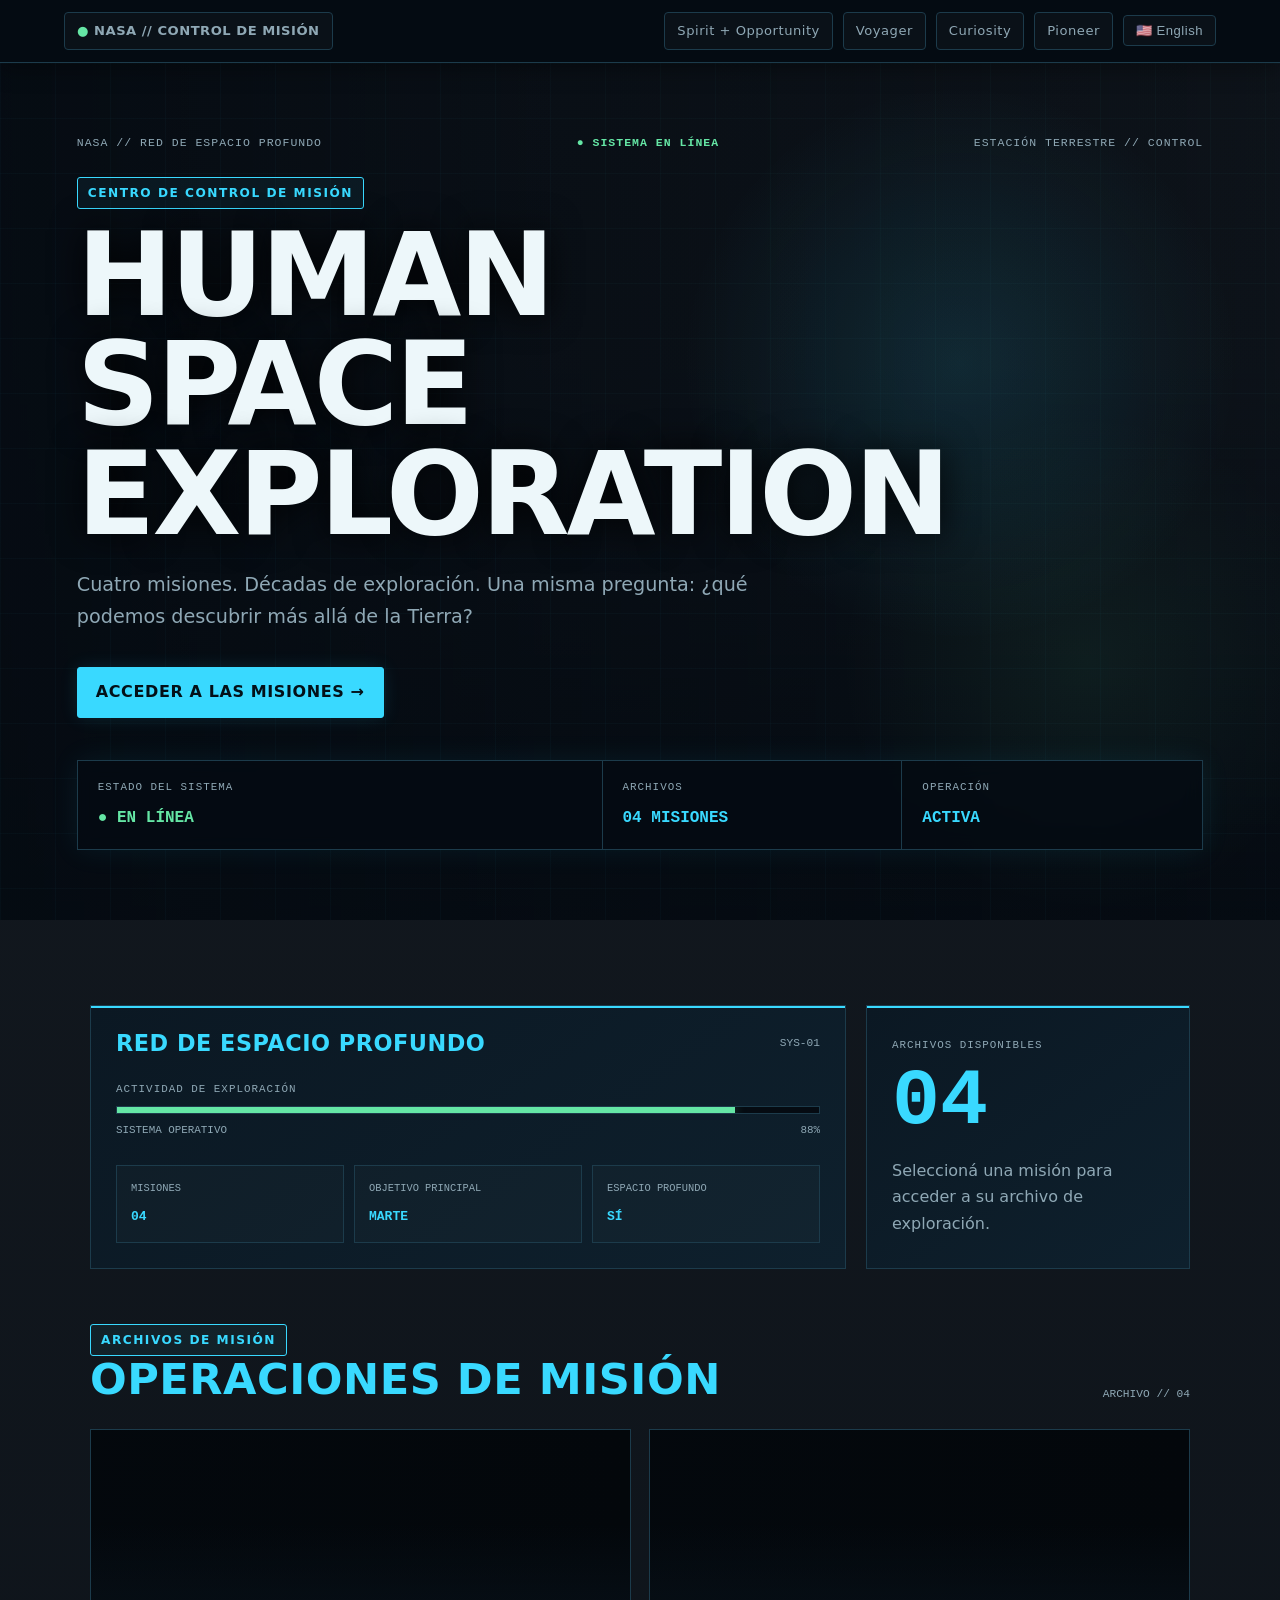
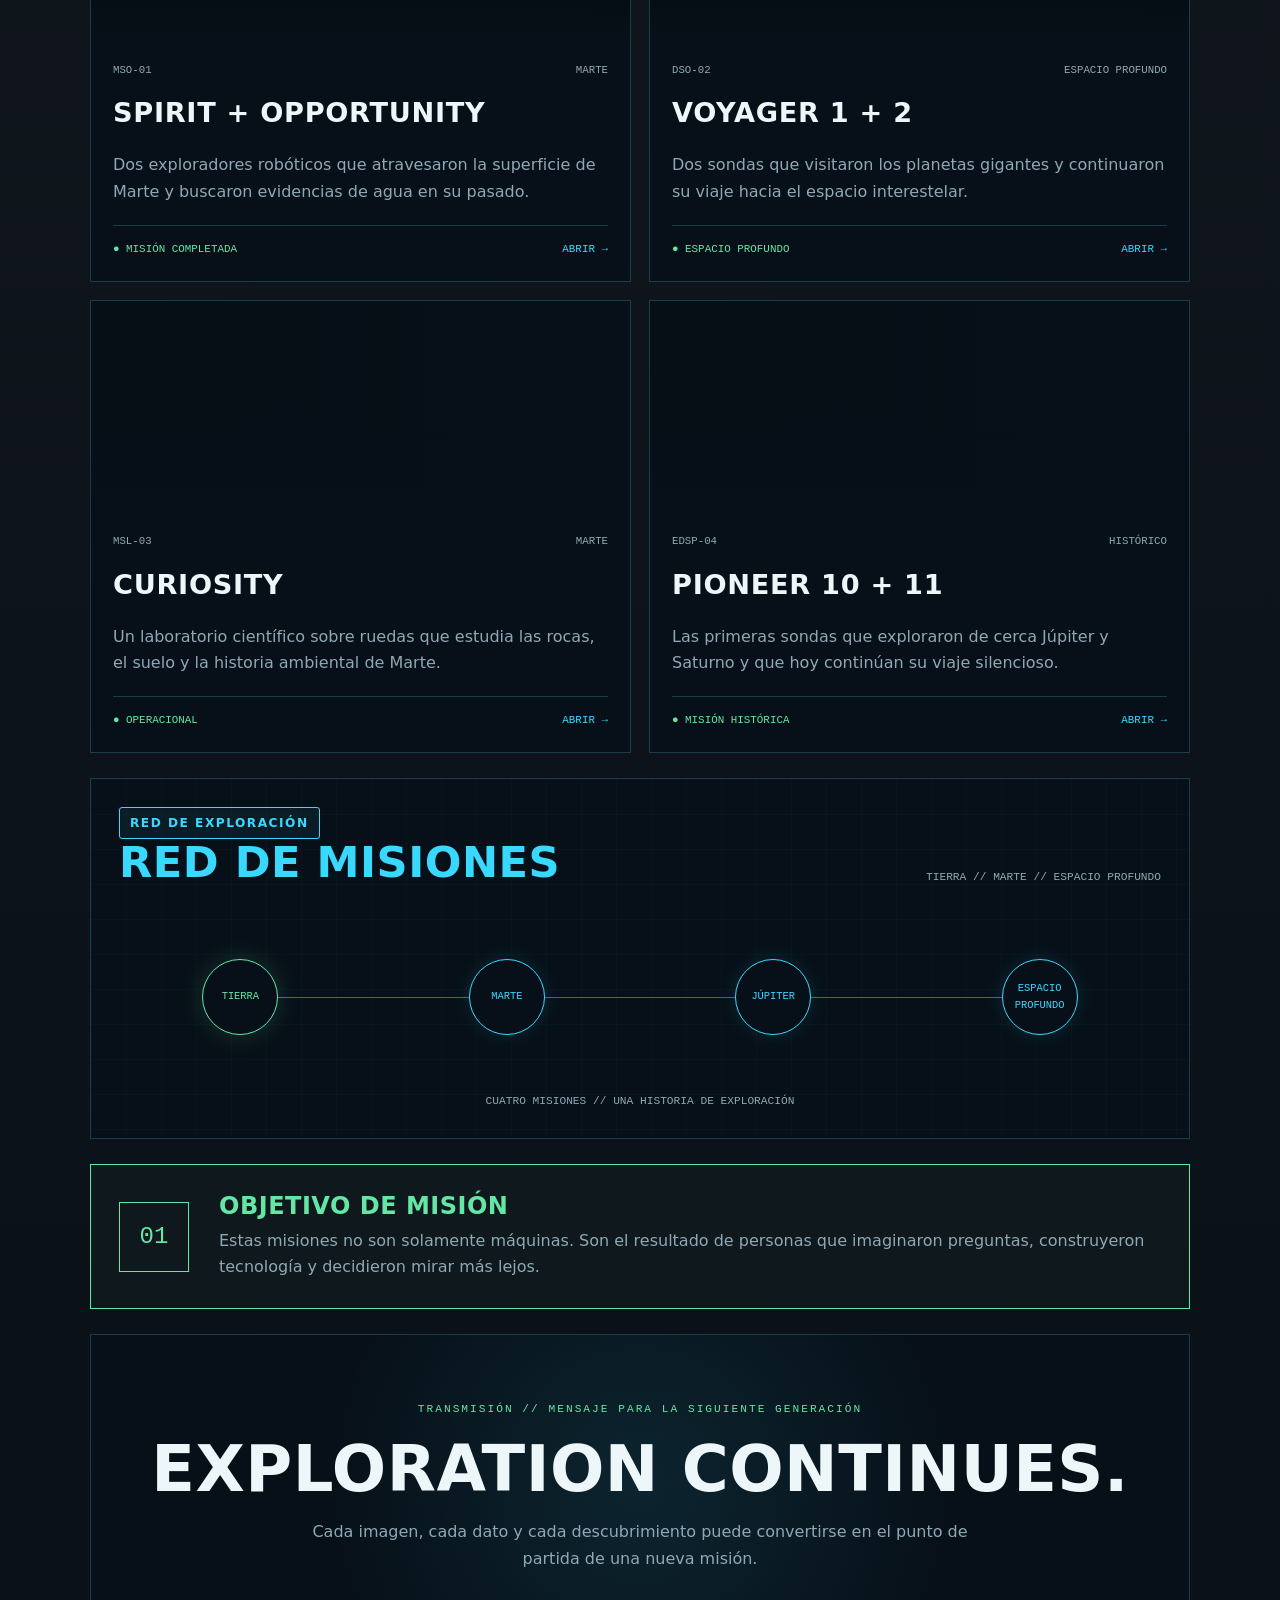
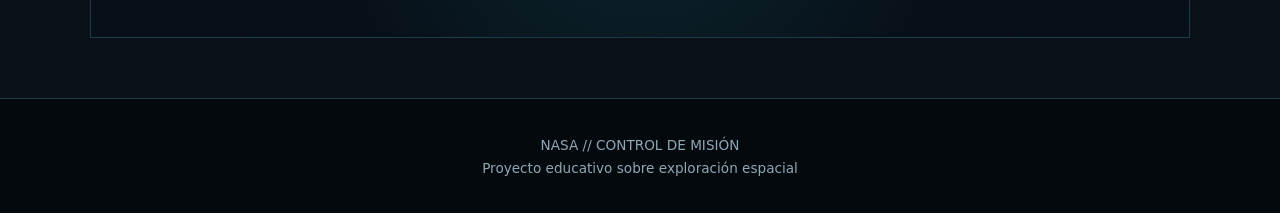
<file: index.html>
<!doctype html>
<html lang="es">

<head>
  <meta charset="utf-8">
  <meta name="viewport" content="width=device-width, initial-scale=1">

  <title
    data-es="NASA // Control de Misión"
    data-en="NASA // Mission Control">
    NASA // Control de Misión
  </title>

  <link rel="stylesheet" href="./css/styles.css">

  <style>
    .badge::before{
      content:none;
    }

    .control-hero{
      min-height:88vh;
      display:grid;
      align-items:end;
      position:relative;
      overflow:hidden;
      padding:70px 6%;
      background:
        linear-gradient(90deg,rgba(5,11,18,.94) 0%,rgba(5,11,18,.68) 42%,rgba(5,11,18,.38) 100%),
        linear-gradient(0deg,rgba(5,11,18,1) 0%,rgba(5,11,18,.12) 65%),
        url("https://assets.science.nasa.gov/dynamicimage/assets/science/esd/climate/2023/12/August-2013_1920x1200.jpg") center/cover;
    }

    .control-hero::before{
      content:"";
      position:absolute;
      inset:0;
      background:
        linear-gradient(rgba(57,217,255,.025) 1px,transparent 1px),
        linear-gradient(90deg,rgba(57,217,255,.025) 1px,transparent 1px);
      background-size:55px 55px;
      pointer-events:none;
    }

    .control-hero::after{
      content:"";
      position:absolute;
      inset:0;
      background:
        radial-gradient(circle at 75% 35%,rgba(57,217,255,.12),transparent 25%),
        radial-gradient(circle at 85% 70%,rgba(101,230,165,.07),transparent 20%);
      pointer-events:none;
    }

    .control-inner{
      width:min(1200px,100%);
      margin:auto;
      position:relative;
      z-index:2;
    }

    .control-topline{
      display:flex;
      justify-content:space-between;
      gap:20px;
      flex-wrap:wrap;
      margin-bottom:25px;
      font-family:monospace;
      font-size:.72rem;
      color:var(--muted);
      letter-spacing:1px;
    }

    .control-topline strong{
      color:var(--green);
    }

    .control-title{
      max-width:900px;
    }

    .control-title h1{
      font-size:clamp(3.4rem,9vw,8rem);
      margin:12px 0 20px;
      letter-spacing:-3px;
      text-shadow:0 0 35px rgba(0,0,0,.9);
    }

    .control-title .lead{
      max-width:750px;
      font-size:1.2rem;
    }

    .hero-console{
      margin-top:35px;
      display:grid;
      grid-template-columns:1.4fr .8fr .8fr;
      border:1px solid var(--line);
      background:rgba(5,11,18,.78);
      backdrop-filter:blur(10px);
      box-shadow:0 0 30px rgba(57,217,255,.08);
    }

    .console-cell{
      padding:18px 20px;
      border-right:1px solid var(--line);
    }

    .console-cell:last-child{
      border-right:0;
    }

    .console-label{
      display:block;
      font-family:monospace;
      font-size:.68rem;
      color:var(--muted);
      margin-bottom:7px;
      letter-spacing:1px;
    }

    .console-value{
      color:var(--cyan);
      font-family:monospace;
      font-weight:900;
      font-size:1rem;
    }

    .console-value.green{
      color:var(--green);
    }

    .control-grid{
      display:grid;
      grid-template-columns:1.4fr .6fr;
      gap:20px;
      margin-top:25px;
    }

    .system-card{
      background:linear-gradient(145deg,var(--panel),var(--panel2));
      border:1px solid var(--line);
      padding:25px;
      position:relative;
      overflow:hidden;
    }

    .system-card::before{
      content:"";
      position:absolute;
      left:0;
      top:0;
      width:100%;
      height:2px;
      background:var(--cyan);
    }

    .system-head{
      display:flex;
      justify-content:space-between;
      align-items:center;
      gap:15px;
      margin-bottom:25px;
    }

    .system-head h2{
      margin:0;
      font-size:1.4rem;
    }

    .system-id{
      font-family:monospace;
      color:var(--muted);
      font-size:.7rem;
    }

    .signal-bar{
      height:8px;
      border:1px solid var(--line);
      background:#050b12;
      overflow:hidden;
    }

    .signal-bar span{
      display:block;
      width:88%;
      height:100%;
      background:var(--green);
      box-shadow:0 0 12px rgba(101,230,165,.4);
    }

    .signal-meta{
      display:flex;
      justify-content:space-between;
      margin-top:8px;
      font-family:monospace;
      font-size:.68rem;
      color:var(--muted);
    }

    .system-readout{
      margin-top:25px;
      display:grid;
      grid-template-columns:repeat(3,1fr);
      gap:10px;
    }

    .readout{
      padding:14px;
      border:1px solid var(--line);
      background:rgba(255,255,255,.015);
    }

    .readout span{
      display:block;
      font-family:monospace;
      font-size:.65rem;
      color:var(--muted);
      margin-bottom:5px;
    }

    .readout strong{
      color:var(--cyan);
      font-family:monospace;
    }

    .mission-index{
      display:flex;
      flex-direction:column;
      justify-content:center;
      min-height:100%;
    }

    .mission-index .big-number{
      font-size:5rem;
      line-height:1;
      color:var(--cyan);
      font-family:monospace;
      font-weight:900;
    }

    .mission-index p{
      color:var(--muted);
      margin-bottom:0;
    }

    .section-header{
      display:flex;
      justify-content:space-between;
      align-items:end;
      gap:20px;
      margin-bottom:25px;
    }

    .section-header h2{
      margin:0;
    }

    .section-code{
      font-family:monospace;
      color:var(--muted);
      font-size:.7rem;
    }

    .mission-console-grid{
      display:grid;
      grid-template-columns:1fr 1fr;
      gap:18px;
    }

    .mission-console{
      position:relative;
      display:block;
      padding:0;
      overflow:hidden;
      background:#071018;
      border:1px solid var(--line);
      transition:.25s ease;
    }

    .mission-console:hover{
      border-color:var(--cyan);
      transform:translateY(-3px);
      box-shadow:0 0 25px rgba(57,217,255,.1);
    }

    .mission-image{
      height:210px;
      position:relative;
      overflow:hidden;
      background:#03070b;
    }

    .mission-image::after{
      content:"";
      position:absolute;
      inset:0;
      background:
        linear-gradient(0deg,#071018 0%,transparent 55%),
        linear-gradient(90deg,rgba(5,11,18,.25),transparent);
    }

    .mission-image.spirit{
      background:url("https://assets.science.nasa.gov/dynamicimage/assets/science/psd/mars/downloadable_items/4/42586_MER_twins_white_cyc.png") center/cover no-repeat;
      background-color:#03070b;
    }

    .mission-image.voyager{
      background:url("https://assets.science.nasa.gov/dynamicimage/assets/science/psd/solar/2023/09/p/i/a/pia22835.png") center/cover no-repeat;
      background-color:#03070b;
    }

    .mission-image.curiosity{
      background:url("https://d2pn8kiwq2w21t.cloudfront.net/original_images/jpegPIA16457.jpg") center/cover no-repeat;
    }

    .mission-image.pioneer{
      background:url("https://science.nasa.gov/wp-content/uploads/2023/04/jupiter_pioneer_10_art-jpg.webp") center/cover no-repeat;
    }

    .mission-console-body{
      padding:22px;
    }

    .mission-code{
      display:flex;
      justify-content:space-between;
      gap:10px;
      color:var(--muted);
      font-family:monospace;
      font-size:.67rem;
      margin-bottom:12px;
    }

    .mission-console h3{
      margin:0 0 10px;
      font-size:1.7rem;
      color:var(--text);
    }

    .mission-console p{
      color:var(--muted);
      margin-bottom:20px;
    }

    .mission-footer{
      display:flex;
      justify-content:space-between;
      align-items:center;
      gap:15px;
      border-top:1px solid var(--line);
      padding-top:15px;
      font-family:monospace;
      font-size:.68rem;
    }

    .mission-status{
      color:var(--green);
    }

    .mission-open{
      color:var(--cyan);
    }

    .network{
      margin-top:25px;
      padding:28px;
      border:1px solid var(--line);
      background:
        linear-gradient(rgba(57,217,255,.025) 1px,transparent 1px),
        linear-gradient(90deg,rgba(57,217,255,.025) 1px,transparent 1px),
        #071018;
      background-size:35px 35px;
    }

    .network-map{
      height:170px;
      position:relative;
      display:flex;
      align-items:center;
      justify-content:space-between;
      padding:0 8%;
    }

    .network-line{
      position:absolute;
      left:12%;
      right:12%;
      top:50%;
      height:1px;
      background:var(--cyan);
      opacity:.5;
    }

    .node{
      position:relative;
      z-index:2;
      width:76px;
      height:76px;
      border-radius:50%;
      border:1px solid var(--cyan);
      background:#071018;
      display:grid;
      place-items:center;
      text-align:center;
      font-family:monospace;
      font-size:.65rem;
      color:var(--cyan);
      box-shadow:0 0 20px rgba(57,217,255,.12);
    }

    .node.active{
      border-color:var(--green);
      color:var(--green);
      box-shadow:0 0 25px rgba(101,230,165,.18);
    }

    .network-caption{
      text-align:center;
      color:var(--muted);
      font-family:monospace;
      font-size:.7rem;
      margin-top:10px;
    }

    .objective{
      margin-top:25px;
      display:grid;
      grid-template-columns:80px 1fr;
      gap:20px;
      align-items:center;
      padding:28px;
      border:1px solid var(--green);
      background:rgba(101,230,165,.035);
    }

    .objective-icon{
      width:70px;
      height:70px;
      display:grid;
      place-items:center;
      border:1px solid var(--green);
      color:var(--green);
      font-family:monospace;
      font-size:1.5rem;
    }

    .objective h2{
      margin:0 0 8px;
      font-size:1.5rem;
      color:var(--green);
    }

    .objective p{
      margin:0;
      color:var(--muted);
    }

    .final-control{
      margin-top:25px;
      text-align:center;
      padding:65px 25px;
      border:1px solid var(--line);
      background:
        radial-gradient(circle at center,rgba(57,217,255,.1),transparent 55%),
        #071018;
    }

    .final-control .terminal{
      font-family:monospace;
      color:var(--green);
      font-size:.7rem;
      letter-spacing:2px;
    }

    .final-control h2{
      font-size:clamp(2rem,5vw,4rem);
      margin:15px 0;
      color:var(--text);
    }

    .final-control p{
      max-width:700px;
      margin:auto;
      color:var(--muted);
    }

    @media(max-width:800px){
      .hero-console,
      .control-grid,
      .mission-console-grid{
        grid-template-columns:1fr;
      }

      .console-cell{
        border-right:0;
        border-bottom:1px solid var(--line);
      }

      .console-cell:last-child{
        border-bottom:0;
      }

      .system-readout{
        grid-template-columns:1fr;
      }

      .mission-index{
        min-height:auto;
      }
    }

    @media(max-width:600px){
      .control-hero{
        min-height:80vh;
        padding:55px 5%;
      }

      .control-title h1{
        letter-spacing:-1px;
      }

      .network-map{
        padding:0 2%;
      }

      .network-line{
        left:8%;
        right:8%;
      }

      .node{
        width:60px;
        height:60px;
        font-size:.55rem;
      }

      .objective{
        grid-template-columns:1fr;
        text-align:center;
      }

      .objective-icon{
        margin:auto;
      }
    }
  </style>
</head>

<body>

<nav class="nav">

  <a class="logo" href="index.html"
     data-es="NASA // CONTROL DE MISIÓN"
     data-en="NASA // MISSION CONTROL">
    NASA // CONTROL DE MISIÓN
  </a>

  <a href="spirit-opportunity.html"
     data-es="Spirit + Opportunity"
     data-en="Spirit + Opportunity">
    Spirit + Opportunity
  </a>

  <a href="voyager.html"
     data-es="Voyager"
     data-en="Voyager">
    Voyager
  </a>

  <a href="curiosity.html"
     data-es="Curiosity"
     data-en="Curiosity">
    Curiosity
  </a>

  <a href="pioneer.html"
     data-es="Pioneer"
     data-en="Pioneer">
    Pioneer
  </a>

  <button class="lang"
          id="langButton"
          data-es="🇺🇸 English"
          data-en="🇪🇸 Español">
    🇺🇸 English
  </button>

</nav>


<header class="control-hero">

  <div class="control-inner">

    <div class="control-topline">

      <span
        data-es="NASA // RED DE ESPACIO PROFUNDO"
        data-en="NASA // DEEP SPACE NETWORK">
        NASA // RED DE ESPACIO PROFUNDO
      </span>

      <span>
        <strong
          data-es="● SISTEMA EN LÍNEA"
          data-en="● SYSTEM ONLINE">
          ● SISTEMA EN LÍNEA
        </strong>
      </span>

      <span
        data-es="ESTACIÓN TERRESTRE // CONTROL"
        data-en="EARTH STATION // CONTROL">
        ESTACIÓN TERRESTRE // CONTROL
      </span>

    </div>


    <div class="control-title">

      <span class="badge"
            data-es="CENTRO DE CONTROL DE MISIÓN"
            data-en="MISSION CONTROL CENTER">
        CENTRO DE CONTROL DE MISIÓN
      </span>

      <h1 data-es="HUMAN SPACE EXPLORATION"
          data-en="HUMAN SPACE EXPLORATION">
          HUMAN SPACE EXPLORATION
      </h1>

      <p class="lead"
         data-es="Cuatro misiones. Décadas de exploración. Una misma pregunta: ¿qué podemos descubrir más allá de la Tierra?"
         data-en="Four missions. Decades of exploration. One question: what can we discover beyond Earth?">
        Cuatro misiones. Décadas de exploración. Una misma pregunta:
        ¿qué podemos descubrir más allá de la Tierra?
      </p>

      <a class="btn"
         href="#missions"
         data-es="ACCEDER A LAS MISIONES →"
         data-en="ACCESS MISSIONS →">
        ACCEDER A LAS MISIONES →
      </a>

    </div>


    <div class="hero-console">

      <div class="console-cell">

        <span class="console-label"
              data-es="ESTADO DEL SISTEMA"
              data-en="SYSTEM STATUS">
          ESTADO DEL SISTEMA
        </span>

        <span class="console-value green"
              data-es="● EN LÍNEA"
              data-en="● ONLINE">
          ● EN LÍNEA
        </span>

      </div>


      <div class="console-cell">

        <span class="console-label"
              data-es="ARCHIVOS"
              data-en="ARCHIVES">
          ARCHIVOS
        </span>

        <span class="console-value"
              data-es="04 MISIONES"
              data-en="04 MISSIONS">
          04 MISIONES
        </span>

      </div>


      <div class="console-cell">

        <span class="console-label"
              data-es="OPERACIÓN"
              data-en="OPERATION">
          OPERACIÓN
        </span>

        <span class="console-value"
              data-es="ACTIVA"
              data-en="ACTIVE">
          ACTIVA
        </span>

      </div>

    </div>

  </div>

</header>


<main class="container">

  <section class="control-grid">

    <div class="system-card">

      <div class="system-head">

        <h2
          data-es="RED DE ESPACIO PROFUNDO"
          data-en="DEEP SPACE NETWORK">
          RED DE ESPACIO PROFUNDO
        </h2>

        <span class="system-id">SYS-01</span>

      </div>


      <span class="console-label"
            data-es="ACTIVIDAD DE EXPLORACIÓN"
            data-en="EXPLORATION ACTIVITY">
        ACTIVIDAD DE EXPLORACIÓN
      </span>


      <div class="signal-bar">
        <span></span>
      </div>


      <div class="signal-meta">

        <span
          data-es="SISTEMA OPERATIVO"
          data-en="SYSTEM OPERATIONAL">
          SISTEMA OPERATIVO
        </span>

        <span>88%</span>

      </div>


      <div class="system-readout">

        <div class="readout">

          <span
            data-es="MISIONES"
            data-en="MISSIONS">
            MISIONES
          </span>

          <strong>04</strong>

        </div>


        <div class="readout">

          <span
            data-es="OBJETIVO PRINCIPAL"
            data-en="PRIMARY TARGET">
            OBJETIVO PRINCIPAL
          </span>

          <strong
            data-es="MARTE"
            data-en="MARS">
            MARTE
          </strong>

        </div>


        <div class="readout">

          <span
            data-es="ESPACIO PROFUNDO"
            data-en="DEEP SPACE">
            ESPACIO PROFUNDO
          </span>

          <strong
            data-es="SÍ"
            data-en="YES">
            SÍ
          </strong>

        </div>

      </div>

    </div>


    <div class="system-card mission-index">

      <span class="console-label"
            data-es="ARCHIVOS DISPONIBLES"
            data-en="AVAILABLE ARCHIVES">
        ARCHIVOS DISPONIBLES
      </span>

      <div class="big-number">04</div>

      <p
        data-es="Seleccioná una misión para acceder a su archivo de exploración."
        data-en="Select a mission to access its exploration archive.">
        Seleccioná una misión para acceder a su archivo de exploración.
      </p>

    </div>

  </section>


  <section id="missions" style="padding-top:55px;">

    <div class="section-header">

      <div>

        <span class="badge"
              data-es="ARCHIVOS DE MISIÓN"
              data-en="MISSION ARCHIVES">
          ARCHIVOS DE MISIÓN
        </span>

        <h2
          data-es="OPERACIONES DE MISIÓN"
          data-en="MISSION OPERATIONS">
          OPERACIONES DE MISIÓN
        </h2>

      </div>

      <span class="section-code"
            data-es="ARCHIVO // 04"
            data-en="ARCHIVE // 04">
        ARCHIVO // 04
      </span>

    </div>


    <div class="mission-console-grid">


      <a class="mission-console"
         href="spirit-opportunity.html">

        <div class="mission-image spirit"></div>

        <div class="mission-console-body">

          <div class="mission-code">
            <span>MSO-01</span>
            <span
              data-es="MARTE"
              data-en="MARS">
              MARTE
            </span>
          </div>

          <h3>SPIRIT + OPPORTUNITY</h3>

          <p
            data-es="Dos exploradores robóticos que atravesaron la superficie de Marte y buscaron evidencias de agua en su pasado."
            data-en="Two robotic explorers that crossed the surface of Mars and searched for evidence of water in its past.">
            Dos exploradores robóticos que atravesaron la superficie de Marte
            y buscaron evidencias de agua en su pasado.
          </p>

          <div class="mission-footer">

            <span class="mission-status"
                  data-es="● MISIÓN COMPLETADA"
                  data-en="● MISSION COMPLETE">
              ● MISIÓN COMPLETADA
            </span>

            <span class="mission-open"
                  data-es="ABRIR →"
                  data-en="OPEN →">
              ABRIR →
            </span>

          </div>

        </div>

      </a>


      <a class="mission-console"
         href="voyager.html">

        <div class="mission-image voyager"></div>

        <div class="mission-console-body">

          <div class="mission-code">
            <span>DSO-02</span>
            <span
              data-es="ESPACIO PROFUNDO"
              data-en="DEEP SPACE">
              ESPACIO PROFUNDO
            </span>
          </div>

          <h3>VOYAGER 1 + 2</h3>

          <p
            data-es="Dos sondas que visitaron los planetas gigantes y continuaron su viaje hacia el espacio interestelar."
            data-en="Two probes that visited the giant planets and continued their journey into interstellar space.">
            Dos sondas que visitaron los planetas gigantes y continuaron
            su viaje hacia el espacio interestelar.
          </p>

          <div class="mission-footer">

            <span class="mission-status"
                  data-es="● ESPACIO PROFUNDO"
                  data-en="● DEEP SPACE">
              ● ESPACIO PROFUNDO
            </span>

            <span class="mission-open"
                  data-es="ABRIR →"
                  data-en="OPEN →">
              ABRIR →
            </span>

          </div>

        </div>

      </a>


      <a class="mission-console"
         href="curiosity.html">

        <div class="mission-image curiosity"></div>

        <div class="mission-console-body">

          <div class="mission-code">
            <span>MSL-03</span>
            <span
              data-es="MARTE"
              data-en="MARS">
              MARTE
            </span>
          </div>

          <h3>CURIOSITY</h3>

          <p
            data-es="Un laboratorio científico sobre ruedas que estudia las rocas, el suelo y la historia ambiental de Marte."
            data-en="A science laboratory on wheels studying rocks, soil and the environmental history of Mars.">
            Un laboratorio científico sobre ruedas que estudia las rocas,
            el suelo y la historia ambiental de Marte.
          </p>

          <div class="mission-footer">

            <span class="mission-status"
                  data-es="● OPERACIONAL"
                  data-en="● OPERATIONAL">
              ● OPERACIONAL
            </span>

            <span class="mission-open"
                  data-es="ABRIR →"
                  data-en="OPEN →">
              ABRIR →
            </span>

          </div>

        </div>

      </a>


      <a class="mission-console"
         href="pioneer.html">

        <div class="mission-image pioneer"></div>

        <div class="mission-console-body">

          <div class="mission-code">
            <span>EDSP-04</span>
            <span
              data-es="HISTÓRICO"
              data-en="HISTORICAL">
              HISTÓRICO
            </span>
          </div>

          <h3>PIONEER 10 + 11</h3>

          <p
            data-es="Las primeras sondas que exploraron de cerca Júpiter y Saturno y que hoy continúan su viaje silencioso."
            data-en="The first probes to explore Jupiter and Saturn up close, now continuing their silent journey.">
            Las primeras sondas que exploraron de cerca Júpiter y Saturno
            y que hoy continúan su viaje silencioso.
          </p>

          <div class="mission-footer">

            <span class="mission-status"
                  data-es="● MISIÓN HISTÓRICA"
                  data-en="● HISTORICAL MISSION">
              ● MISIÓN HISTÓRICA
            </span>

            <span class="mission-open"
                  data-es="ABRIR →"
                  data-en="OPEN →">
              ABRIR →
            </span>

          </div>

        </div>

      </a>

    </div>

  </section>


  <section class="network">

    <div class="section-header">

      <div>

        <span class="badge"
              data-es="RED DE EXPLORACIÓN"
              data-en="EXPLORATION NETWORK">
          RED DE EXPLORACIÓN
        </span>

        <h2
          data-es="RED DE MISIONES"
          data-en="MISSION NETWORK">
          RED DE MISIONES
        </h2>

      </div>

      <span class="section-code"
            data-es="TIERRA // MARTE // ESPACIO PROFUNDO"
            data-en="EARTH // MARS // DEEP SPACE">
        TIERRA // MARTE // ESPACIO PROFUNDO
      </span>

    </div>


    <div class="network-map">

      <div class="network-line"></div>

      <div class="node active"
           data-es="TIERRA"
           data-en="EARTH">
        TIERRA
      </div>

      <div class="node"
           data-es="MARTE"
           data-en="MARS">
        MARTE
      </div>

      <div class="node"
           data-es="JÚPITER"
           data-en="JUPITER">
        JÚPITER
      </div>

      <div class="node"
           data-es="ESPACIO PROFUNDO"
           data-en="DEEP SPACE">
        ESPACIO PROFUNDO
      </div>

    </div>


    <div class="network-caption"
         data-es="CUATRO MISIONES // UNA HISTORIA DE EXPLORACIÓN"
         data-en="FOUR MISSIONS // ONE STORY OF EXPLORATION">
      CUATRO MISIONES // UNA HISTORIA DE EXPLORACIÓN
    </div>

  </section>


  <section class="objective">

    <div class="objective-icon">01</div>

    <div>

      <h2
        data-es="OBJETIVO DE MISIÓN"
        data-en="MISSION OBJECTIVE">
        OBJETIVO DE MISIÓN
      </h2>

      <p
        data-es="Estas misiones no son solamente máquinas. Son el resultado de personas que imaginaron preguntas, construyeron tecnología y decidieron mirar más lejos."
        data-en="These missions are more than machines. They are the result of people who imagined questions, built technology, and decided to look farther.">
        Estas misiones no son solamente máquinas. Son el resultado de
        personas que imaginaron preguntas, construyeron tecnología y
        decidieron mirar más lejos.
      </p>

    </div>

  </section>


  <section class="final-control">

    <div class="terminal"
         data-es="TRANSMISIÓN // MENSAJE PARA LA SIGUIENTE GENERACIÓN"
         data-en="TRANSMISSION // MESSAGE FOR THE NEXT GENERATION">
      TRANSMISIÓN // MENSAJE PARA LA SIGUIENTE GENERACIÓN
    </div>

    <h2 
      data-es="EXPLORATION CONTINUES."
      data-en="EXPLORATION CONTINUES.">
       EXPLORATION CONTINUES.
    </h2>

    <p
      data-es="Cada imagen, cada dato y cada descubrimiento puede convertirse en el punto de partida de una nueva misión."
      data-en="Every image, every piece of data, and every discovery can become the starting point of a new mission.">
      Cada imagen, cada dato y cada descubrimiento puede convertirse
      en el punto de partida de una nueva misión.
    </p>

  </section>

</main>


<footer>

  <span
    data-es="NASA // CONTROL DE MISIÓN"
    data-en="NASA // MISSION CONTROL">
    NASA // CONTROL DE MISIÓN
  </span>

  <br>

  <span class="small"
        data-es="Proyecto educativo sobre exploración espacial"
        data-en="Educational project about space exploration">
    Proyecto educativo sobre exploración espacial
  </span>

</footer>


<script src="js/script.js"></script>

<script>
function syncIndexLanguage(){
  const currentLang = localStorage.getItem("nasaLang") || "es";

  document.documentElement.lang = currentLang;

  document.title =
    currentLang === "en"
      ? "NASA // Mission Control"
      : "NASA // Control de Misión";
}

syncIndexLanguage();

const langButton = document.getElementById("langButton");

if(langButton){
  langButton.addEventListener("click",function(){
    setTimeout(syncIndexLanguage,0);
  });
}
</script>

</body>
</html>
</file>
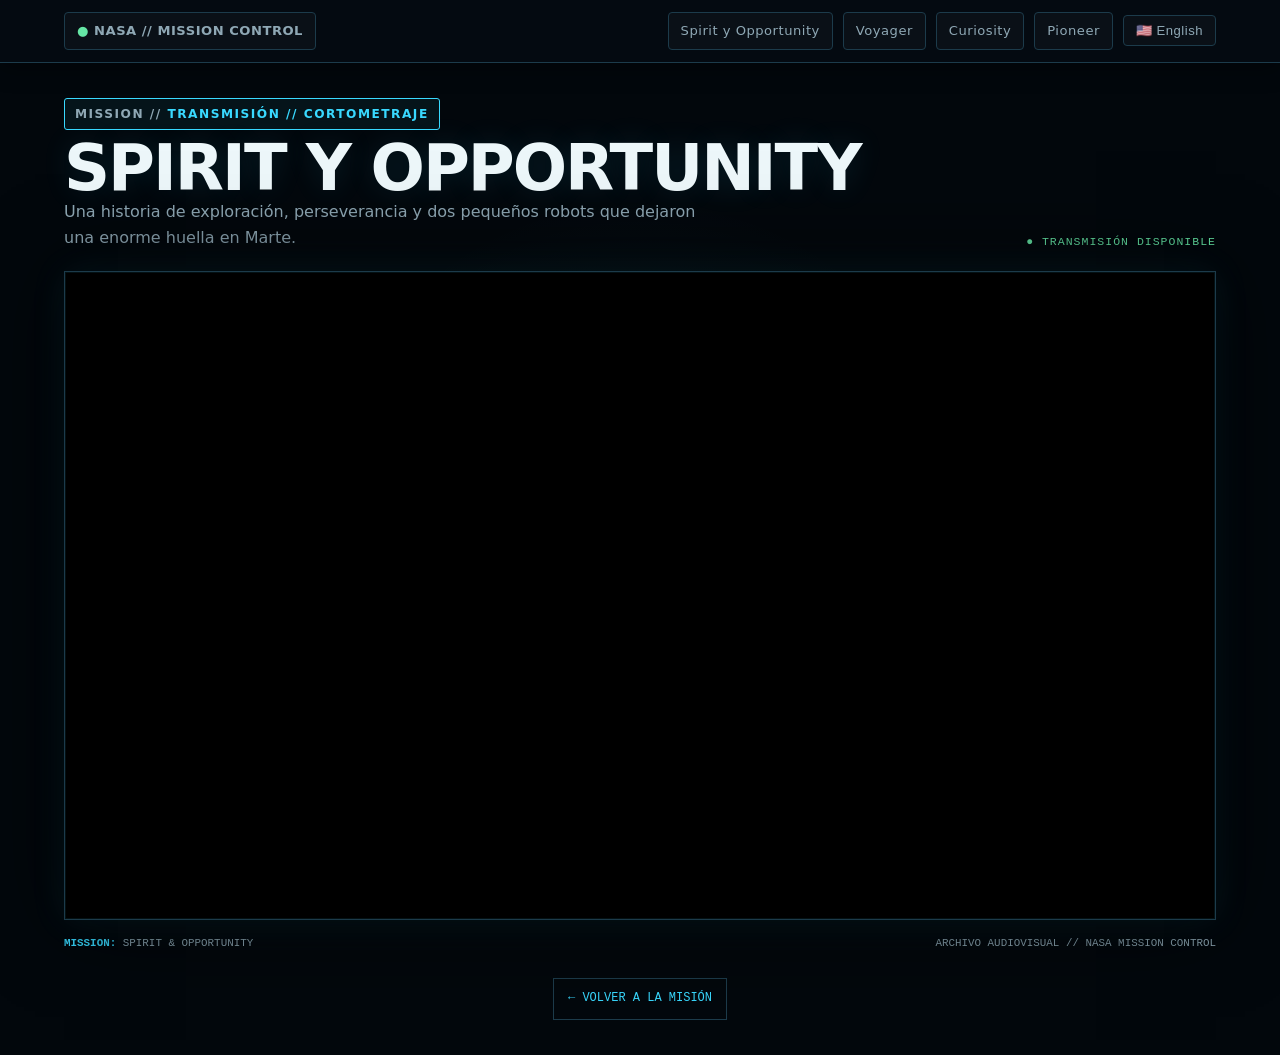
<file: cortometraje.html>
<!doctype html>
<html lang="es">

<head>
<meta charset="utf-8">
<meta name="viewport" content="width=device-width, initial-scale=1">

<title>Spirit + Opportunity | Cortometraje</title>

<link rel="stylesheet" href="css/styles.css">

<style>
body{
  min-height:100vh;
  background:
    radial-gradient(circle at center,rgba(57,217,255,.08),transparent 40%),
    #02070c;
}

.movie-page{
  min-height:calc(100vh - 70px);
  display:flex;
  flex-direction:column;
  justify-content:center;
  padding:35px 5%;
}

.movie-header{
  width:min(1200px,100%);
  margin:0 auto 20px;
  display:flex;
  justify-content:space-between;
  align-items:end;
  gap:20px;
  flex-wrap:wrap;
}

.movie-header h1{
  margin:8px 0 0;
  font-size:clamp(2rem,5vw,4.5rem);
}

.movie-header p{
  margin:0;
  color:var(--muted);
  max-width:650px;
}

.movie-status{
  font-family:monospace;
  color:var(--green);
  font-size:.72rem;
  letter-spacing:1px;
}

.movie-screen{
  width:min(1400px,100%);
  margin:0 auto;
  border:1px solid var(--line);
  background:#000;
  box-shadow:
    0 0 35px rgba(57,217,255,.08),
    0 0 80px rgba(0,0,0,.8);
  position:relative;
}

.movie-screen::before{
  content:"";
  position:absolute;
  inset:0;
  pointer-events:none;
  border:1px solid rgba(57,217,255,.08);
  z-index:2;
}

.movie-frame{
  position:relative;
  width:100%;
  aspect-ratio:16/9;
  background:#000;
}

.movie-frame iframe{
  position:absolute;
  inset:0;
  width:100%;
  height:100%;
  border:0;
}

.movie-footer{
  width:min(1400px,100%);
  margin:15px auto 0;
  display:flex;
  justify-content:space-between;
  align-items:center;
  gap:15px;
  flex-wrap:wrap;
  font-family:monospace;
  font-size:.68rem;
  color:var(--muted);
}

.movie-footer strong{
  color:var(--cyan);
}

.movie-back{
  display:inline-block;
  margin-top:25px;
  color:var(--cyan);
  font-family:monospace;
  font-size:.75rem;
  text-decoration:none;
  border:1px solid var(--line);
  padding:10px 14px;
}

.movie-back:hover{
  border-color:var(--cyan);
  color:white;
}

@media(max-width:600px){
  .movie-page{
    padding:25px 3%;
  }

  .movie-header{
    align-items:start;
  }

  .movie-header h1{
    font-size:clamp(2rem,10vw,3rem);
  }

  .movie-frame{
    aspect-ratio:16/9;
  }

  .movie-footer{
    font-size:.6rem;
  }
}
</style>

</head>

<body>

<nav class="nav">

  <a
    class="logo"
    href="index.html"
    data-es="NASA // MISSION CONTROL"
    data-en="NASA // MISSION CONTROL"
  >
    NASA // MISSION CONTROL
  </a>

  <a
    href="spirit-opportunity.html"
    data-es="Spirit y Opportunity"
    data-en="Spirit &amp; Opportunity"
  >
    Spirit y Opportunity
  </a>

  <a
    href="voyager.html"
    data-es="Voyager"
    data-en="Voyager"
  >
    Voyager
  </a>

  <a
    href="curiosity.html"
    data-es="Curiosity"
    data-en="Curiosity"
  >
    Curiosity
  </a>

  <a
    href="pioneer.html"
    data-es="Pioneer"
    data-en="Pioneer"
  >
    Pioneer
  </a>

  <button class="lang" id="langButton">
    🇺🇸 English
  </button>

</nav>


<main class="movie-page">

  <header class="movie-header">

    <div>

      <span
        class="badge"
        data-es="TRANSMISIÓN // CORTOMETRAJE"
        data-en="TRANSMISSION // SHORT FILM"
      >
        TRANSMISIÓN // CORTOMETRAJE
      </span>

      <h1
        data-es="SPIRIT Y OPPORTUNITY"
        data-en="SPIRIT &amp; OPPORTUNITY"
      >
        SPIRIT Y OPPORTUNITY
      </h1>

      <p
        data-es="Una historia de exploración, perseverancia y dos pequeños robots que dejaron una enorme huella en Marte."
        data-en="A story of exploration, perseverance, and two small robots that left an enormous mark on Mars."
      >
        Una historia de exploración, perseverancia y dos pequeños robots que dejaron una enorme huella en Marte.
      </p>

    </div>

    <div
      class="movie-status"
      data-es="● TRANSMISIÓN DISPONIBLE"
      data-en="● TRANSMISSION AVAILABLE"
    >
      ● TRANSMISIÓN DISPONIBLE
    </div>

  </header>


  <section class="movie-screen">

    <div class="movie-frame">

      <iframe
        src="https://drive.google.com/file/d/1a-nrfBL5-QTgfYW8f7A4zR0t5y7RGNd9/preview"
        allow="autoplay; fullscreen"
        allowfullscreen>
      </iframe>

    </div>

  </section>


  <div class="movie-footer">

    <span>
      <strong>MISSION:</strong>
      SPIRIT &amp; OPPORTUNITY
    </span>

    <span
      data-es="ARCHIVO AUDIOVISUAL // NASA MISSION CONTROL"
      data-en="AUDIOVISUAL ARCHIVE // NASA MISSION CONTROL"
    >
      ARCHIVO AUDIOVISUAL // NASA MISSION CONTROL
    </span>

  </div>


  <div style="text-align:center;">

    <a
      class="movie-back"
      href="spirit-opportunity.html"
      data-es="← VOLVER A LA MISIÓN"
      data-en="← RETURN TO MISSION"
    >
      ← VOLVER A LA MISIÓN
    </a>

  </div>

</main>


<script src="js/script.js"></script>

</body>
</html>
</file>
<file: css/styles.css>
:root{
  --bg:#050b12;
  --bg2:#08131d;
  --panel:#0b1823;
  --panel2:#0e202d;
  --line:#1c3b4b;

  --text:#edf7fa;
  --muted:#8fa8b5;

  --cyan:#39d9ff;
  --blue:#168dcc;
  --green:#65e6a5;
  --yellow:#f4d35e;
  --red:#ff5c5c;

  --glow:0 0 22px rgba(57,217,255,.12);
}

*{
  box-sizing:border-box;
}

html{
  scroll-behavior:smooth;
}

body{
  margin:0;
  font-family:
    "Segoe UI",
    system-ui,
    -apple-system,
    sans-serif;

  color:var(--text);
  background:
    linear-gradient(rgba(5,11,18,.94),rgba(5,11,18,.98)),
    repeating-linear-gradient(
      0deg,
      transparent 0,
      transparent 3px,
      rgba(255,255,255,.012) 4px
    );

  line-height:1.65;
}

a{
  color:inherit;
  text-decoration:none;
}

.nav{
  position:sticky;
  top:0;
  z-index:20;

  display:flex;
  align-items:center;
  gap:10px;
  flex-wrap:wrap;

  padding:12px 5%;

  background:rgba(5,11,18,.96);

  border-bottom:1px solid var(--line);

  box-shadow:
    0 4px 25px rgba(0,0,0,.4);
}

.logo{
  margin-right:auto;

  font-weight:900;
  letter-spacing:2px;

  color:var(--cyan);

  text-transform:uppercase;
}

.logo::before{
  content:"● ";
  color:var(--green);
}

.nav a,
.lang{
  padding:7px 12px;

  border:1px solid var(--line);

  border-radius:4px;

  color:var(--muted);

  background:rgba(255,255,255,.025);

  font-size:.82rem;

  letter-spacing:.5px;

  transition:.2s;
}

.nav a:hover,
.lang:hover{
  color:var(--cyan);
  border-color:var(--cyan);

  background:rgba(57,217,255,.06);

  box-shadow:var(--glow);
}

.lang{
  cursor:pointer;
}

.hero{
  position:relative;

  min-height:62vh;

  display:grid;
  place-items:center;

  text-align:left;

  padding:80px 6%;

  overflow:hidden;

  background:
    radial-gradient(
      circle at 70% 40%,
      rgba(22,141,204,.16),
      transparent 35%
    ),
    linear-gradient(
      90deg,
      #050b12 0%,
      #07131d 60%,
      #081923 100%
    );

  border-bottom:1px solid var(--line);
}

.hero::before{
  content:"";

  position:absolute;
  inset:0;

  background:
    linear-gradient(
      90deg,
      transparent 49.8%,
      rgba(57,217,255,.04) 50%,
      transparent 50.2%
    ),
    linear-gradient(
      0deg,
      transparent 49.8%,
      rgba(57,217,255,.04) 50%,
      transparent 50.2%
    );

  background-size:80px 80px;

  pointer-events:none;
}

.hero-inner{
  width:min(1100px,100%);

  position:relative;
  z-index:2;
}

.badge{
  display:inline-block;

  padding:5px 10px;

  border:1px solid var(--cyan);

  border-radius:3px;

  color:var(--cyan);

  background:rgba(57,217,255,.06);

  font-weight:700;

  font-size:.76rem;

  letter-spacing:1.5px;

  text-transform:uppercase;
}

.badge::before{
  content:"MISSION // ";
  color:var(--muted);
}

h1{
  font-size:clamp(2.8rem,8vw,6rem);

  line-height:.95;

  margin:18px 0;

  letter-spacing:-2px;

  text-transform:uppercase;

  text-shadow:
    0 0 30px rgba(57,217,255,.12);
}

h2{
  font-size:clamp(1.7rem,4vw,2.7rem);

  color:var(--cyan);

  line-height:1.1;

  text-transform:uppercase;

  letter-spacing:.5px;
}

h3{
  color:var(--yellow);

  text-transform:uppercase;

  letter-spacing:.7px;
}

.lead{
  font-size:1.08rem;

  color:var(--muted);

  max-width:800px;

  margin:0 0 28px;
}

.btn{
  display:inline-block;

  margin:7px 7px 7px 0;

  padding:11px 18px;

  border-radius:3px;

  background:var(--cyan);

  color:#031018;

  font-weight:900;

  border:1px solid var(--cyan);

  cursor:pointer;

  text-transform:uppercase;

  letter-spacing:.6px;

  box-shadow:0 0 18px rgba(57,217,255,.12);

  transition:.2s;
}

.btn:hover{
  transform:translateY(-2px);

  box-shadow:
    0 0 25px rgba(57,217,255,.3);
}

.btn.alt{
  background:transparent;

  color:var(--cyan);

  border:1px solid var(--cyan);
}

.container{
  width:min(1100px,90%);

  margin:auto;

  padding:60px 0;
}

.grid{
  display:grid;

  grid-template-columns:
    repeat(auto-fit,minmax(240px,1fr));

  gap:14px;
}

.card{
  position:relative;

  background:
    linear-gradient(
      145deg,
      rgba(11,24,35,.98),
      rgba(8,20,30,.98)
    );

  border:1px solid var(--line);

  border-radius:4px;

  padding:24px;

  box-shadow:var(--glow);

  overflow:hidden;
}

.card::before{
  content:"";

  position:absolute;

  top:0;
  left:0;

  width:35px;
  height:2px;

  background:var(--cyan);
}

.card:hover{
  border-color:#286276;

  box-shadow:
    0 0 28px rgba(57,217,255,.08);

  transform:translateY(-2px);

  transition:.2s;
}

.card strong{
  color:var(--cyan);
}

.stat{
  font-size:2rem;

  font-weight:900;

  color:var(--cyan);

  font-family:
    "Courier New",
    monospace;

  letter-spacing:1px;
}

.stat::after{
  content:"";
}

.timeline{
  border-left:2px solid var(--line);

  padding-left:28px;
}

.timeline article{
  margin:0 0 32px;

  position:relative;
}

.timeline article:before{
  content:"";

  position:absolute;

  left:-36px;

  top:7px;

  width:10px;
  height:10px;

  background:var(--cyan);

  border:2px solid var(--bg);

  border-radius:50%;

  box-shadow:
    0 0 10px rgba(57,217,255,.5);
}

.callout{
  padding:22px;

  border-radius:4px;

  margin:25px 0;

  background:
    rgba(101,230,165,.035);

  border:1px solid rgba(101,230,165,.35);

  position:relative;
}

.callout::before{
  content:"SYSTEM NOTE";

  display:block;

  margin-bottom:8px;

  color:var(--green);

  font-size:.7rem;

  font-weight:900;

  letter-spacing:1.5px;
}

.moral{
  text-align:center;

  padding:50px 25px;

  border-radius:4px;

  background:
    linear-gradient(
      135deg,
      rgba(57,217,255,.06),
      rgba(22,141,204,.03)
    );

  border:1px solid var(--line);
}

.moral h2{
  color:var(--text);
}

.quiz{
  margin-top:30px;

  border-color:#31566a;
}

.quiz::before{
  background:var(--yellow);
}

.question{
  margin-bottom:22px;
}

.question button{
  display:block;

  width:100%;

  text-align:left;

  margin:8px 0;

  padding:13px 15px;

  border-radius:3px;

  border:1px solid var(--line);

  background:#07131d;

  color:var(--text);

  cursor:pointer;

  transition:.2s;
}

.question button:hover{
  border-color:var(--cyan);

  background:rgba(57,217,255,.05);

  color:var(--cyan);
}

.result{
  font-weight:900;

  margin-top:15px;

  color:var(--green);
}

footer{
  text-align:center;

  padding:35px 5%;

  color:var(--muted);

  border-top:1px solid var(--line);

  background:#04090e;

  font-size:.85rem;
}

.small{
  font-size:.85rem;

  color:var(--muted);
}

@media(max-width:650px){

  .nav{
    position:relative;
  }

  .nav a{
    font-size:.78rem;
  }

  .hero{
    min-height:55vh;

    padding:60px 5%;
  }

  h1{
    letter-spacing:-1px;
  }

  .container{
    width:92%;
  }

}

.mission-photo {
  margin: 30px 0;
  border: 1px solid var(--line);
  background: #02070c;
  box-shadow: var(--glow);
  overflow: hidden;
}

.mission-photo img {
  display: block;
  width: 100%;
  height: auto;
  max-height: 650px;
  object-fit: cover;
}

.photo-info {
  padding: 14px 18px;
  border-top: 1px solid var(--line);
  display: flex;
  justify-content: space-between;
  gap: 15px;
  flex-wrap: wrap;
  font-family: monospace;
  font-size: .78rem;
  color: var(--muted);
}

.photo-info strong {
  color: var(--cyan);
}

.photo-credit {
  color: var(--muted);
  font-size: .75rem;
  margin-top: 8px;
}

.photo-wide img {
  max-height: 420px;
}

.photo-highlight {
  border-color: var(--cyan);
  box-shadow: 0 0 30px rgba(57,217,255,.12);
}

.photo-highlight img {
  max-height: 700px;
  object-fit: contain;
}

@media(max-width:650px){

  .mission-photo img {
    max-height: 450px;
  }

  .photo-info {
    font-size: .7rem;
  }

}

.hero {
  position: relative;
  overflow: hidden;
  min-height: 70vh;
  display: grid;
  place-items: center;
  text-align: left;
  padding: 80px 6%;
  background:
    linear-gradient(
      90deg,
      rgba(5,11,18,.96) 0%,
      rgba(5,11,18,.82) 38%,
      rgba(5,11,18,.50) 68%,
      rgba(5,11,18,.78) 100%
    ),
    linear-gradient(
      180deg,
      rgba(5,11,18,.18) 0%,
      rgba(5,11,18,.35) 52%,
      rgba(5,11,18,.98) 100%
    ),
    url("https://mars.nasa.gov/system/resources/detail_files/22356_MER_twins_white_cyc-web.jpg");
  background-size: cover;
  background-position: center;
  background-attachment: fixed;
}

.hero::before {
  content: "";
  position: absolute;
  inset: 0;
  background:
    repeating-linear-gradient(
      0deg,
      rgba(57,217,255,.025) 0,
      rgba(57,217,255,.025) 1px,
      transparent 1px,
      transparent 4px
    ),
    repeating-linear-gradient(
      90deg,
      rgba(57,217,255,.018) 0,
      rgba(57,217,255,.018) 1px,
      transparent 1px,
      transparent 60px
    );
  pointer-events: none;
}

.hero::after {
  content: "MARS SURFACE // ROVER OPERATIONS";
  position: absolute;
  right: 5%;
  bottom: 28px;
  color: rgba(57,217,255,.5);
  font-family: monospace;
  font-size: .72rem;
  letter-spacing: 2px;
  pointer-events: none;
}

.hero-inner {
  position: relative;
  z-index: 2;
  width: min(1000px, 100%);
  padding: 30px;
  border-left: 2px solid var(--cyan);
  background:
    linear-gradient(
      90deg,
      rgba(5,11,18,.76),
      rgba(5,11,18,.32),
      transparent
    );
}

.hero h1 {
  text-shadow:
    0 0 25px rgba(57,217,255,.18),
    0 2px 12px rgba(0,0,0,.9);
}

@media(max-width:650px) {
  .hero {
    min-height: 65vh;
    background-attachment: scroll;
    background-position: center;
  }

  .hero-inner {
    padding: 22px;
  }

  .hero::after {
    display: none;
  }
}
</file>
